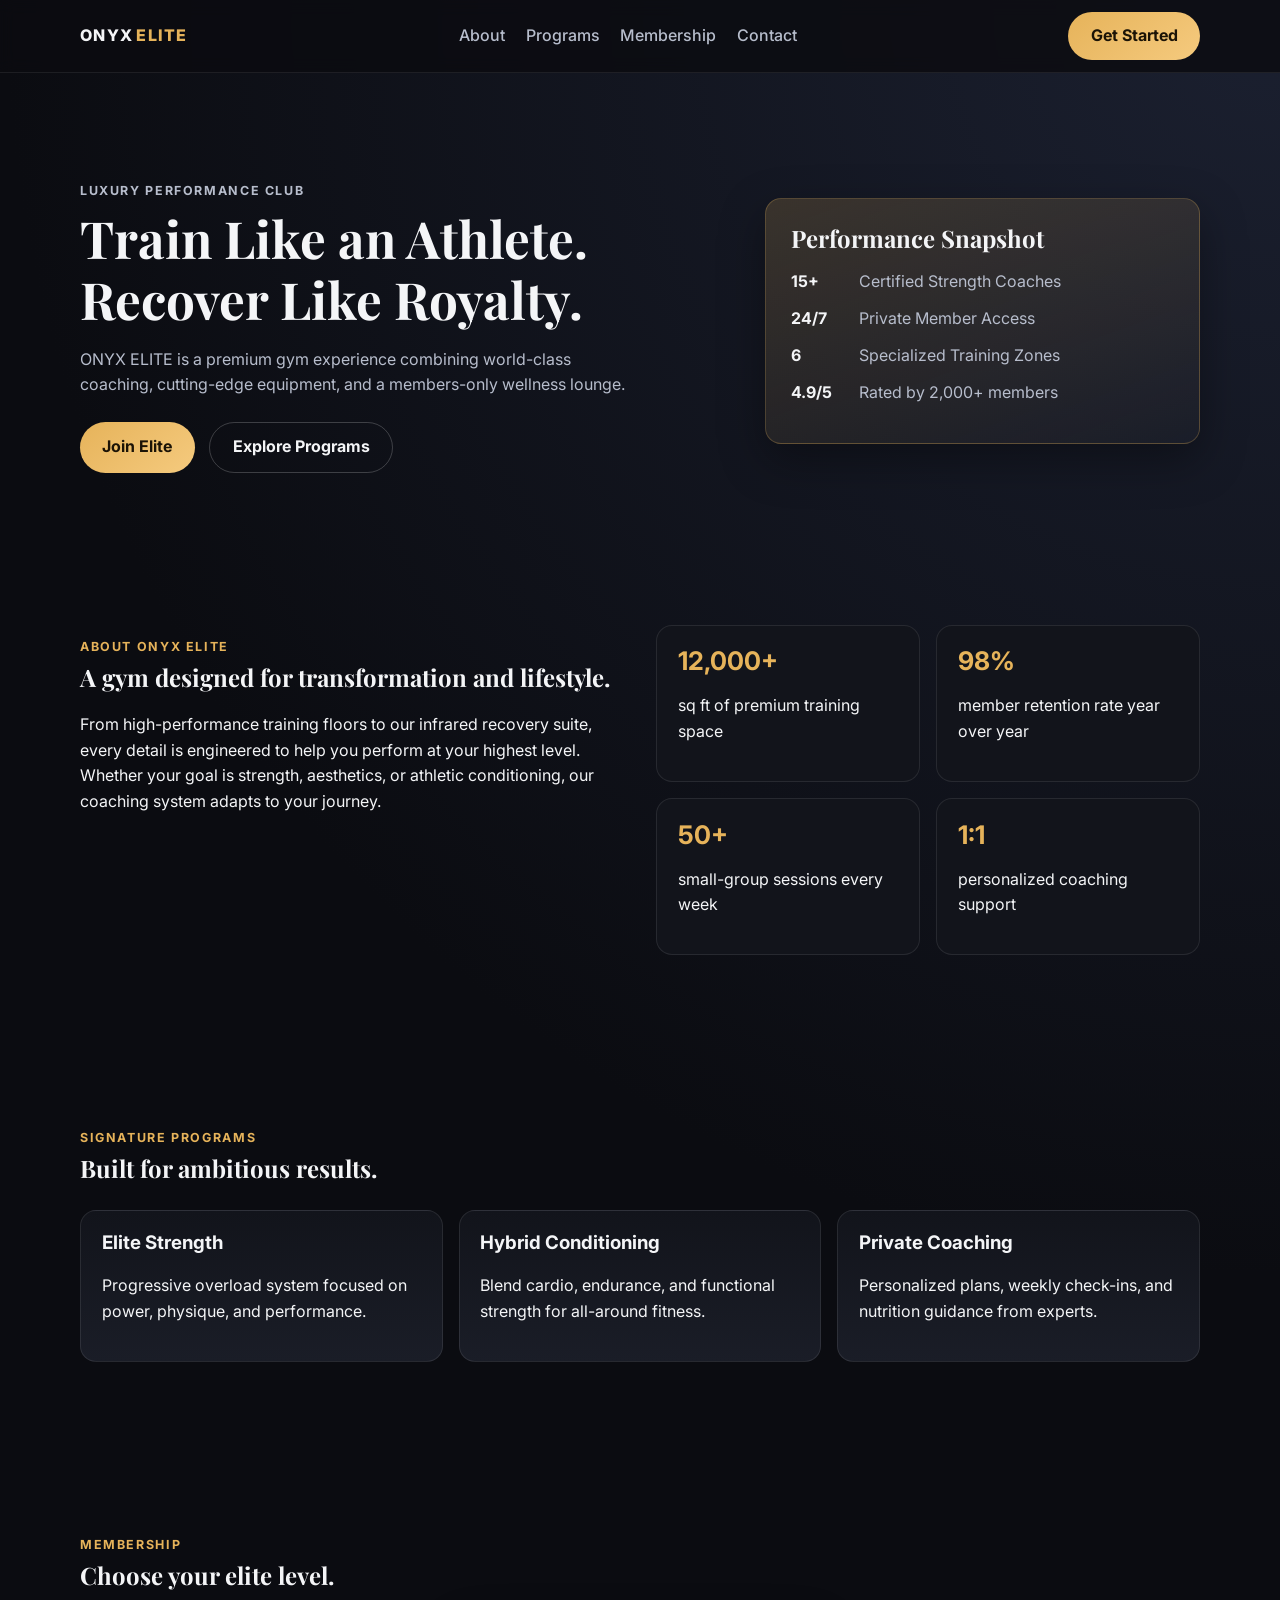
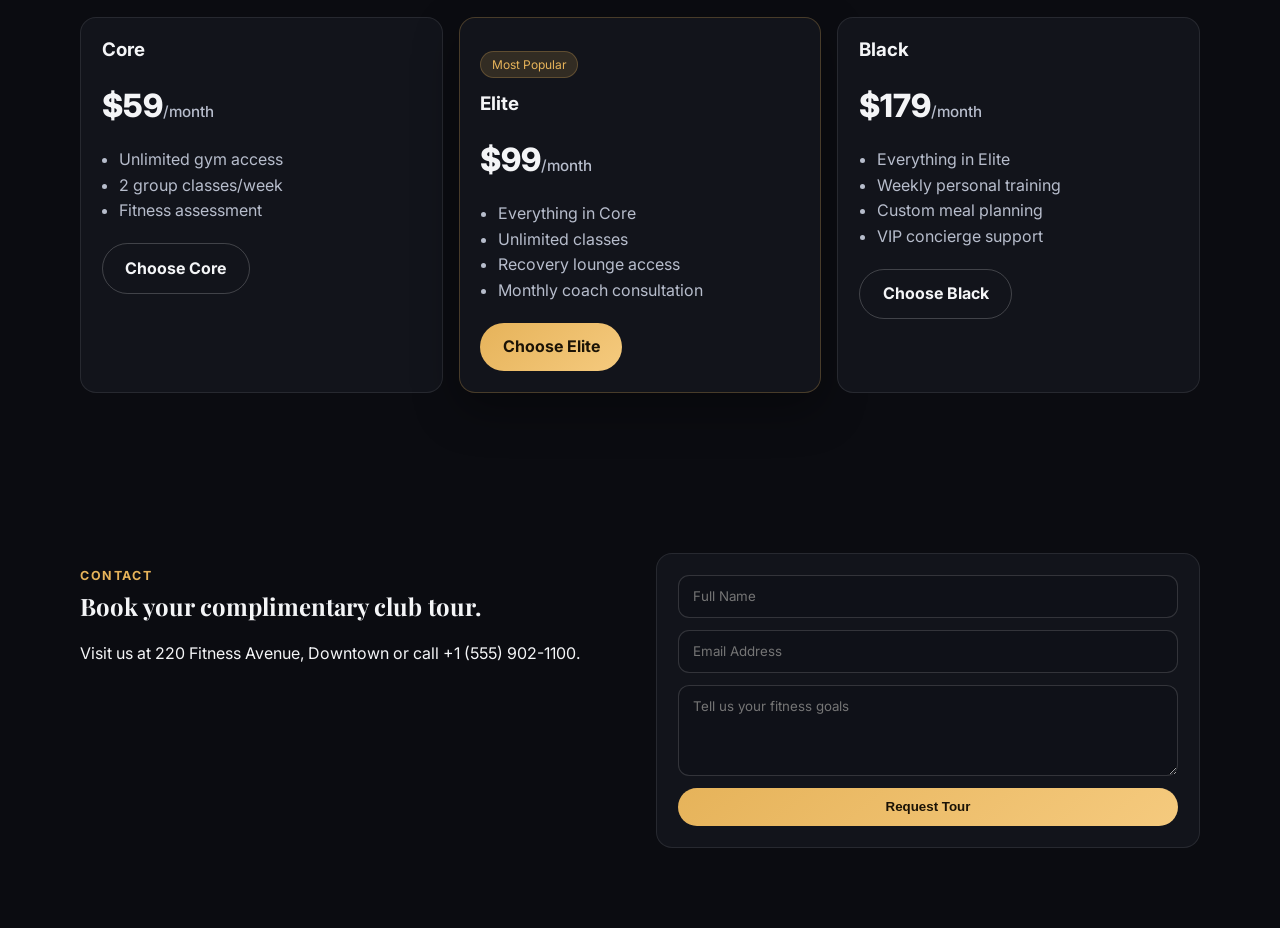
<file: index.html>
<!DOCTYPE html>
<html lang="en">
<head>
  <meta charset="UTF-8">
  <meta name="viewport" content="width=device-width, initial-scale=1.0">
  <title>ONYX ELITE | Premium Fitness Club</title>
  <link rel="preconnect" href="https://fonts.googleapis.com">
  <link rel="preconnect" href="https://fonts.gstatic.com" crossorigin>
  <link href="https://fonts.googleapis.com/css2?family=Inter:wght@400;500;600;700;800&family=Playfair+Display:wght@600;700&display=swap" rel="stylesheet">
  <link rel="stylesheet" href="style.css">
</head>
<body>
  <header class="site-header">
    <div class="container nav-wrap">
      <a href="#" class="brand">ONYX<span>ELITE</span></a>
      <nav class="site-nav">
        <a href="#about">About</a>
        <a href="#programs">Programs</a>
        <a href="#membership">Membership</a>
        <a href="#contact">Contact</a>
      </nav>
      <a href="#membership" class="btn btn-primary">Get Started</a>
    </div>
  </header>

  <main>
    <section class="hero">
      <div class="container hero-grid">
        <div class="hero-copy">
          <p class="eyebrow">Luxury Performance Club</p>
          <h1>Train Like an Athlete. Recover Like Royalty.</h1>
          <p>
            ONYX ELITE is a premium gym experience combining world-class coaching,
            cutting-edge equipment, and a members-only wellness lounge.
          </p>
          <div class="hero-actions">
            <a href="#membership" class="btn btn-primary">Join Elite</a>
            <a href="#programs" class="btn btn-secondary">Explore Programs</a>
          </div>
        </div>
        <aside class="hero-card">
          <h2>Performance Snapshot</h2>
          <ul>
            <li><strong>15+</strong> Certified Strength Coaches</li>
            <li><strong>24/7</strong> Private Member Access</li>
            <li><strong>6</strong> Specialized Training Zones</li>
            <li><strong>4.9/5</strong> Rated by 2,000+ members</li>
          </ul>
        </aside>
      </div>
    </section>

    <section id="about" class="section about">
      <div class="container about-grid">
        <div>
          <p class="eyebrow">About ONYX ELITE</p>
          <h2>A gym designed for transformation and lifestyle.</h2>
          <p>
            From high-performance training floors to our infrared recovery suite,
            every detail is engineered to help you perform at your highest level.
            Whether your goal is strength, aesthetics, or athletic conditioning,
            our coaching system adapts to your journey.
          </p>
        </div>
        <div class="stats-grid">
          <article>
            <h3>12,000+</h3>
            <p>sq ft of premium training space</p>
          </article>
          <article>
            <h3>98%</h3>
            <p>member retention rate year over year</p>
          </article>
          <article>
            <h3>50+</h3>
            <p>small-group sessions every week</p>
          </article>
          <article>
            <h3>1:1</h3>
            <p>personalized coaching support</p>
          </article>
        </div>
      </div>
    </section>

    <section id="programs" class="section programs">
      <div class="container">
        <p class="eyebrow">Signature Programs</p>
        <h2>Built for ambitious results.</h2>
        <div class="card-grid">
          <article class="card">
            <h3>Elite Strength</h3>
            <p>Progressive overload system focused on power, physique, and performance.</p>
          </article>
          <article class="card">
            <h3>Hybrid Conditioning</h3>
            <p>Blend cardio, endurance, and functional strength for all-around fitness.</p>
          </article>
          <article class="card">
            <h3>Private Coaching</h3>
            <p>Personalized plans, weekly check-ins, and nutrition guidance from experts.</p>
          </article>
        </div>
      </div>
    </section>

    <section id="membership" class="section membership">
      <div class="container">
        <p class="eyebrow">Membership</p>
        <h2>Choose your elite level.</h2>
        <div class="pricing-grid">
          <article class="price-card">
            <h3>Core</h3>
            <p class="price">$59<span>/month</span></p>
            <ul>
              <li>Unlimited gym access</li>
              <li>2 group classes/week</li>
              <li>Fitness assessment</li>
            </ul>
            <a href="#contact" class="btn btn-secondary">Choose Core</a>
          </article>
          <article class="price-card featured">
            <p class="tag">Most Popular</p>
            <h3>Elite</h3>
            <p class="price">$99<span>/month</span></p>
            <ul>
              <li>Everything in Core</li>
              <li>Unlimited classes</li>
              <li>Recovery lounge access</li>
              <li>Monthly coach consultation</li>
            </ul>
            <a href="#contact" class="btn btn-primary">Choose Elite</a>
          </article>
          <article class="price-card">
            <h3>Black</h3>
            <p class="price">$179<span>/month</span></p>
            <ul>
              <li>Everything in Elite</li>
              <li>Weekly personal training</li>
              <li>Custom meal planning</li>
              <li>VIP concierge support</li>
            </ul>
            <a href="#contact" class="btn btn-secondary">Choose Black</a>
          </article>
        </div>
      </div>
    </section>

    <section id="contact" class="section contact">
      <div class="container contact-wrap">
        <div>
          <p class="eyebrow">Contact</p>
          <h2>Book your complimentary club tour.</h2>
          <p>Visit us at 220 Fitness Avenue, Downtown or call +1 (555) 902-1100.</p>
        </div>
        <form class="contact-form">
          <input type="text" placeholder="Full Name" required>
          <input type="email" placeholder="Email Address" required>
          <textarea rows="4" placeholder="Tell us your fitness goals"></textarea>
          <button type="submit" class="btn btn-primary">Request Tour</button>
        </form>
      </div>
    </section>
  </main>
</body>
</html>
</file>
<file: style.css>
:root {
  --bg: #0b0c11;
  --surface: #12141b;
  --surface-soft: #1a1d27;
  --text: #f4f5f7;
  --muted: #b7bdcc;
  --primary: #e6b35a;
  --primary-dark: #bd8c3f;
  --border: rgba(230, 179, 90, 0.25);
}

* {
  box-sizing: border-box;
}

body {
  margin: 0;
  font-family: "Inter", system-ui, -apple-system, sans-serif;
  background: radial-gradient(circle at top right, #1b2030 0, #0b0c11 45%);
  color: var(--text);
  line-height: 1.6;
}

.container {
  width: min(1120px, 92%);
  margin: 0 auto;
}

.site-header {
  position: sticky;
  top: 0;
  z-index: 20;
  backdrop-filter: blur(8px);
  background: rgba(11, 12, 17, 0.82);
  border-bottom: 1px solid rgba(255, 255, 255, 0.08);
}

.nav-wrap {
  display: flex;
  align-items: center;
  justify-content: space-between;
  min-height: 72px;
  gap: 1rem;
}

.brand {
  color: var(--text);
  text-decoration: none;
  font-weight: 800;
  letter-spacing: 0.08em;
}

.brand span {
  color: var(--primary);
  margin-left: 0.2rem;
}

.site-nav {
  display: flex;
  gap: 1.3rem;
}

.site-nav a {
  color: var(--muted);
  text-decoration: none;
  font-weight: 500;
  transition: color 0.2s ease;
}

.site-nav a:hover {
  color: var(--text);
}

.btn {
  border: 0;
  border-radius: 999px;
  padding: 0.72rem 1.4rem;
  text-decoration: none;
  display: inline-flex;
  align-items: center;
  justify-content: center;
  font-weight: 700;
}

.btn-primary {
  background: linear-gradient(140deg, var(--primary), #f5ca7e);
  color: #1b1306;
}

.btn-primary:hover {
  background: linear-gradient(140deg, #f5ca7e, var(--primary));
}

.btn-secondary {
  background: transparent;
  color: var(--text);
  border: 1px solid rgba(255, 255, 255, 0.2);
}

.hero {
  padding: 6rem 0 4.5rem;
}

.hero-grid {
  display: grid;
  grid-template-columns: 1.2fr 0.8fr;
  gap: 2rem;
  align-items: center;
}

.eyebrow {
  color: var(--primary);
  letter-spacing: 0.13em;
  text-transform: uppercase;
  font-weight: 700;
  font-size: 0.78rem;
  margin-bottom: 0.4rem;
}

h1,
h2,
h3 {
  margin-top: 0;
  line-height: 1.2;
}

h1,
h2 {
  font-family: "Playfair Display", serif;
}

h1 {
  font-size: clamp(2rem, 4vw, 3.7rem);
  margin-bottom: 1rem;
}

.hero-copy p {
  color: var(--muted);
  max-width: 56ch;
}

.hero-actions {
  display: flex;
  gap: 0.9rem;
  margin-top: 1.5rem;
  flex-wrap: wrap;
}

.hero-card {
  background: linear-gradient(160deg, rgba(230, 179, 90, 0.18), rgba(255, 255, 255, 0.02));
  border: 1px solid var(--border);
  border-radius: 1rem;
  padding: 1.6rem;
  box-shadow: 0 16px 45px rgba(0, 0, 0, 0.35);
}

.hero-card h2 {
  margin-bottom: 1rem;
}

.hero-card ul {
  margin: 0;
  padding: 0;
  list-style: none;
}

.hero-card li {
  margin-bottom: 0.72rem;
  color: var(--muted);
}

.hero-card strong {
  color: var(--text);
  min-width: 4rem;
  display: inline-block;
}

.section {
  padding: 5rem 0;
}

.about-grid {
  display: grid;
  grid-template-columns: 1fr 1fr;
  gap: 2rem;
  align-items: start;
}

.stats-grid {
  display: grid;
  grid-template-columns: repeat(2, 1fr);
  gap: 1rem;
}

.stats-grid article,
.card,
.price-card,
.contact-form {
  background: var(--surface);
  border: 1px solid rgba(255, 255, 255, 0.09);
  border-radius: 1rem;
  padding: 1.3rem;
}

.stats-grid h3 {
  color: var(--primary);
  font-size: 1.6rem;
  margin-bottom: 0.4rem;
}

.card-grid,
.pricing-grid {
  margin-top: 1.7rem;
  display: grid;
  gap: 1rem;
}

.card-grid {
  grid-template-columns: repeat(3, 1fr);
}

.card {
  background: linear-gradient(180deg, var(--surface), var(--surface-soft));
}

.pricing-grid {
  grid-template-columns: repeat(3, 1fr);
}

.price-card .price {
  font-size: 2rem;
  font-weight: 800;
  margin: 0.4rem 0 0.8rem;
}

.price span {
  font-size: 0.95rem;
  color: var(--muted);
  font-weight: 500;
}

.price-card ul {
  padding-left: 1.1rem;
  color: var(--muted);
  margin-bottom: 1.2rem;
}

.price-card.featured {
  border: 1px solid var(--border);
  box-shadow: 0 16px 45px rgba(0, 0, 0, 0.35);
}

.tag {
  display: inline-block;
  background: rgba(230, 179, 90, 0.15);
  color: var(--primary);
  border: 1px solid var(--border);
  border-radius: 999px;
  padding: 0.2rem 0.65rem;
  font-size: 0.75rem;
  margin-bottom: 0.9rem;
}

.contact-wrap {
  display: grid;
  grid-template-columns: 1fr 1fr;
  gap: 2rem;
}

.contact-form {
  display: grid;
  gap: 0.75rem;
}

.contact-form input,
.contact-form textarea {
  width: 100%;
  background: #0f1118;
  border: 1px solid rgba(255, 255, 255, 0.15);
  color: var(--text);
  border-radius: 0.7rem;
  padding: 0.78rem 0.9rem;
  font-family: inherit;
}

@media (max-width: 960px) {
  .site-nav {
    display: none;
  }

  .hero-grid,
  .about-grid,
  .contact-wrap,
  .card-grid,
  .pricing-grid {
    grid-template-columns: 1fr;
  }
}
</file>
